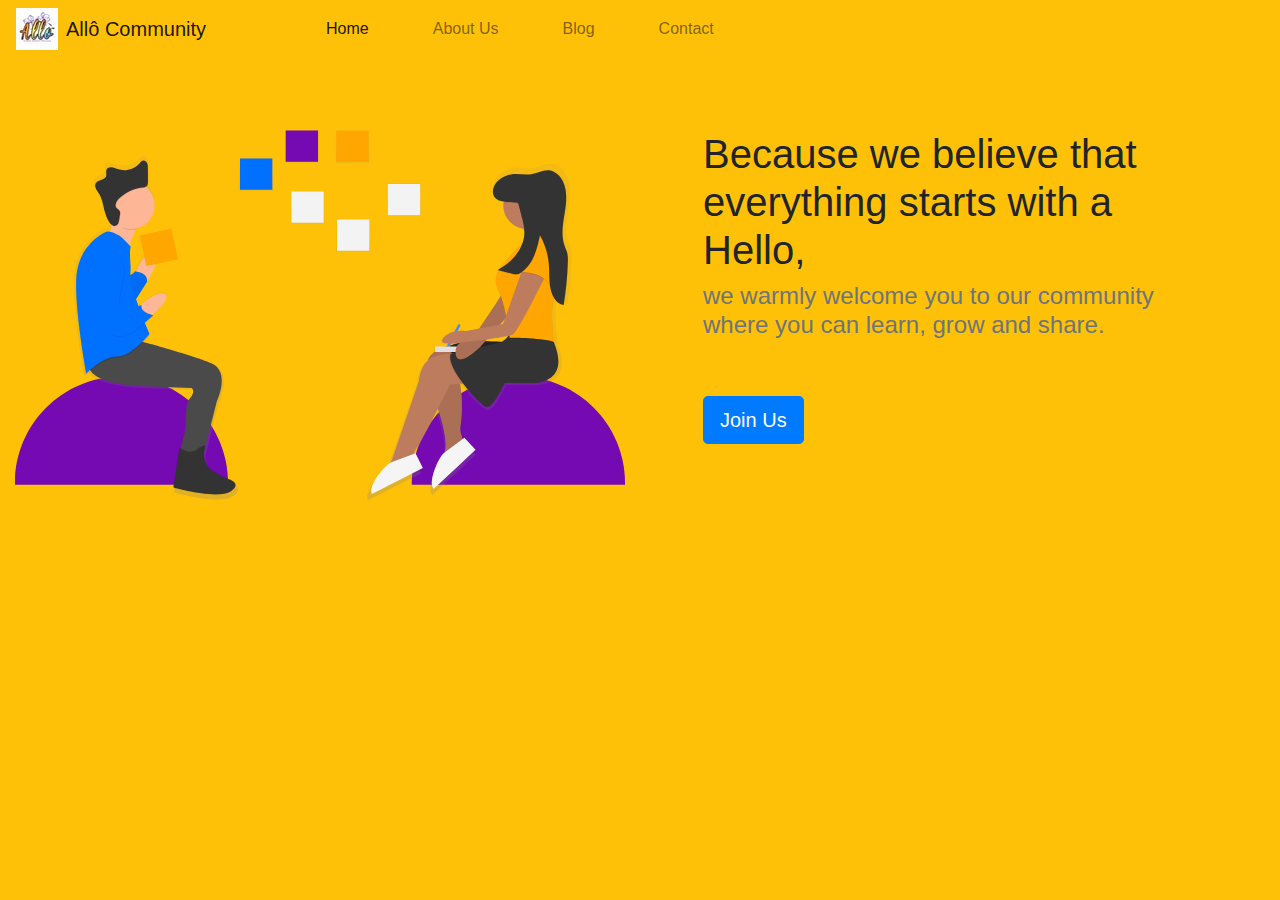
<file: index.html>
<!doctype html>
<html lang="en">
  <head>
    <!-- Required meta tags -->
    <meta charset="utf-8">
    <meta name="viewport" content="width=device-width, initial-scale=1, shrink-to-fit=no">
    <link rel="stylesheet" href="./index.css">
    <!-- Bootstrap CSS -->
    <link rel="stylesheet" href="https://maxcdn.bootstrapcdn.com/bootstrap/4.0.0/css/bootstrap.min.css" integrity="sha384-Gn5384xqQ1aoWXA+058RXPxPg6fy4IWvTNh0E263XmFcJlSAwiGgFAW/dAiS6JXm" crossorigin="anonymous">

    <title>Allô!</title>
  </head>
  <body class="bg-warning"> 
    <!-- Navbar -->
    <nav class="navbar navbar-expand-lg navbar-light">
        <img src="assets/allo.jpeg" class="img-fluid" alt="Responsive image">
        <a class="navbar-brand ml-2" href="#">Allô Community</a>
        <button class="navbar-toggler" type="button" data-toggle="collapse" data-target="#navbarNavAltMarkup" aria-controls="navbarNavAltMarkup" aria-expanded="false" aria-label="Toggle navigation">
          <span class="navbar-toggler-icon"></span>
        </button>
        <div class="collapse navbar-collapse" id="navbarNavAltMarkup">
          <div class="navbar-nav ml-5">
            <a class="nav-item nav-link active ml-5" href="./index.html">Home <span class="sr-only">(current)</span></a>
            <a class="nav-item nav-link ml-5" href="./about.html">About Us</a>
            <a class="nav-item nav-link ml-5" href="./blog.html">Blog</a>
            <a class="nav-item nav-link ml-5" href="./contact.html">Contact</a>
          </div>
        </div>
    </nav>
    <br> <br> <br>
    <div class="container-fluid">
      <div class="row">
        <div class="col-6">
          <img src="assets/mentorbrainstorm.svg" class="img-fluid" alt="Responsive image">
        </div>
        <div class="col-5 ml-5 ">
          <h1>Because we believe that <br> everything starts with a Hello,</h1>
          <h4 class="text-muted">we warmly welcome you to our community where you can learn, grow and share.</h4>
          <br><br>
          <button class="btn btn-primary btn-lg">
            <span class="spinner-grow spinner-grow-sm"></span>
            <a href="./about.html" style="color: white; text-decoration:None">Join Us</a> 
          </button>
        </div>
      </div>
    </div>
    <!-- Optional JavaScript -->
    <!-- jQuery first, then Popper.js, then Bootstrap JS -->
    <script src="https://code.jquery.com/jquery-3.2.1.slim.min.js" integrity="sha384-KJ3o2DKtIkvYIK3UENzmM7KCkRr/rE9/Qpg6aAZGJwFDMVNA/GpGFF93hXpG5KkN" crossorigin="anonymous"></script>
    <script src="https://cdnjs.cloudflare.com/ajax/libs/popper.js/1.12.9/umd/popper.min.js" integrity="sha384-ApNbgh9B+Y1QKtv3Rn7W3mgPxhU9K/ScQsAP7hUibX39j7fakFPskvXusvfa0b4Q" crossorigin="anonymous"></script>
    <script src="https://maxcdn.bootstrapcdn.com/bootstrap/4.0.0/js/bootstrap.min.js" integrity="sha384-JZR6Spejh4U02d8jOt6vLEHfe/JQGiRRSQQxSfFWpi1MquVdAyjUar5+76PVCmYl" crossorigin="anonymous"></script>
  </body>
 
  
</html>
</file>
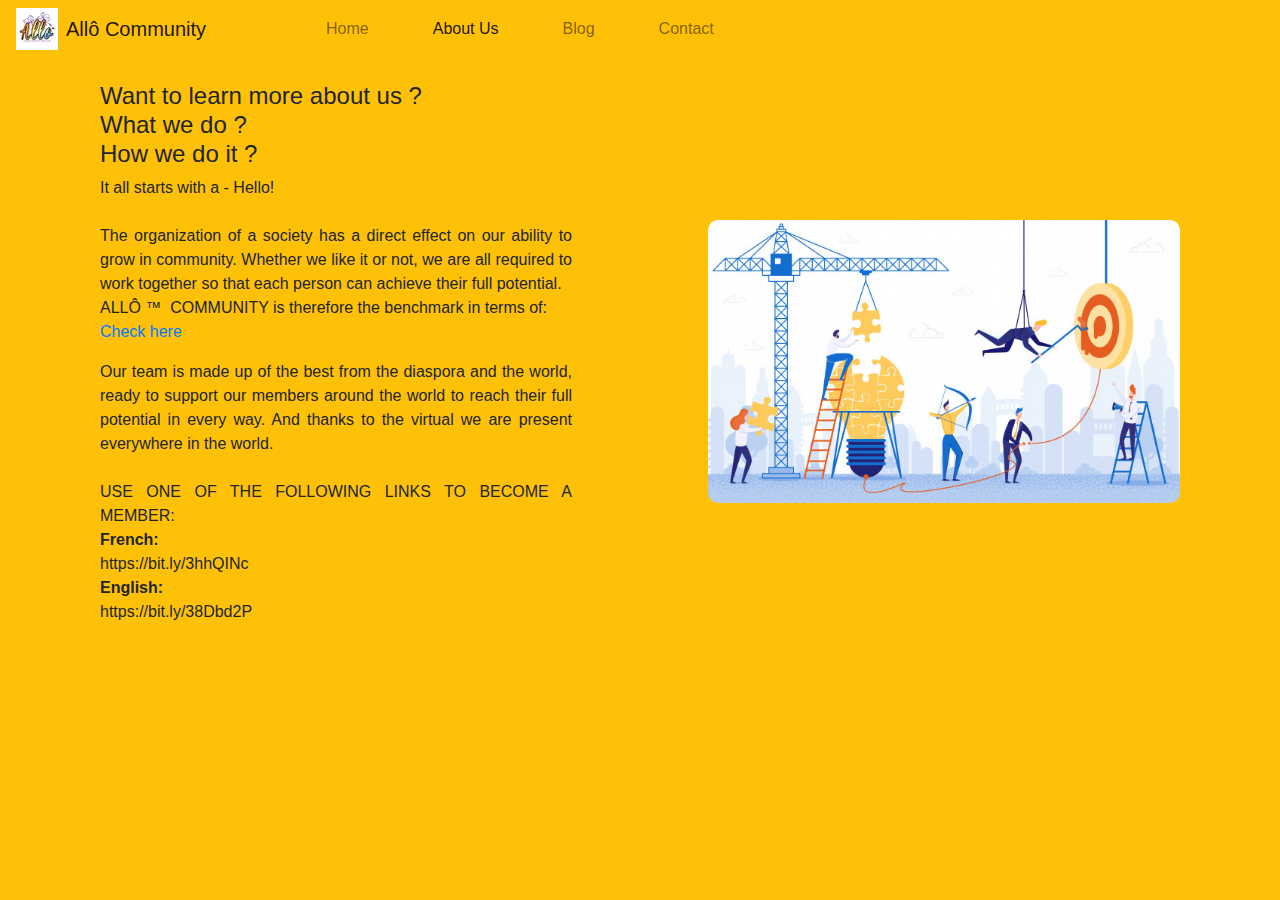
<file: about.html>
<!doctype html>
<html lang="en">
  <head>
    <!-- Required meta tags -->
    <meta charset="utf-8">
    <meta name="viewport" content="width=device-width, initial-scale=1, shrink-to-fit=no">
    <link rel="stylesheet" href="./index.css">
    <!-- Bootstrap CSS -->
    <link rel="stylesheet" href="https://maxcdn.bootstrapcdn.com/bootstrap/4.0.0/css/bootstrap.min.css" integrity="sha384-Gn5384xqQ1aoWXA+058RXPxPg6fy4IWvTNh0E263XmFcJlSAwiGgFAW/dAiS6JXm" crossorigin="anonymous">

    <title>Allô!</title>
  </head>
  <body class="bg-warning"> 
    <!-- Navbar -->
    <nav class="navbar navbar-expand-lg navbar-light">
        <img src="assets/allo.jpeg" class="img-fluid" alt="Responsive image">
        <a class="navbar-brand ml-2" href="#">Allô Community</a>
        <button class="navbar-toggler" type="button" data-toggle="collapse" data-target="#navbarNavAltMarkup" aria-controls="navbarNavAltMarkup" aria-expanded="false" aria-label="Toggle navigation">
          <span class="navbar-toggler-icon"></span>
        </button>
        <div class="collapse navbar-collapse" id="navbarNavAltMarkup">
          <div class="navbar-nav ml-5">
            <a class="nav-item nav-link ml-5" href="./index.html">Home</a>
            <a class="nav-item nav-link active ml-5" href="./about.html">About Us <span class="sr-only">(current)</span></a>
            <a class="nav-item nav-link ml-5" href="./blog.html">Blog</a>
            <a class="nav-item nav-link ml-5" href="./contact.html">Contact</a>
          </div>
        </div>
    </nav> 
    <br>
    <div class="about-container">
      <div class="about-txt">
        <h4>Want to learn more about us ? <br> What we do ? <br> How we do it ?</h4>
        <p>
          It all starts with a - Hello! <br> <br>

          The organization of a society has a direct effect on our ability to grow in community.
          Whether we like it or not, we are all required to work together so that each person can achieve their full potential.
          <br>
          ALLÔ ™ ️ COMMUNITY is therefore the benchmark in terms of: <br>
          <a href="#demo" data-toggle="collapse">Check here</a>

          <div id="demo" class="collapse">
            <li>🌍 Community</li>
            <li>🌍 Personal and professional development</li>
            <li>🌍 Mentoring</li>
            <li>🌍 Group / individual coaching</li>
            <li>🌍 Networking</li>
            <li>🌍 References</li>
            <li>🌍 Entrepreneurship</li>
            <li>🌍 Live events</li>
            <li>🌍 Training</li>
            <li>🌍 Project management</li>
            <li>🌍 Financial management</li>
            <li>🌍 Business analysis</li>
            <li>🌍 Innovation and Digital Transformation</li>
            <li>🌍 Promotions of your business, and much more</li>
          </div>
        
          Our team is made up of the best from the diaspora and the world, ready to support our members around the world to reach their full potential in every way.
          And thanks to the virtual we are present everywhere in the world. <br> <br> 

          USE ONE OF THE FOLLOWING LINKS TO BECOME A MEMBER: <br>
          <strong>French: </strong>  https://bit.ly/3hhQINc <br>
          <strong>English: </strong>  https://bit.ly/38Dbd2P
        </p>
      </div>
      <div class="about-img">
        <img src="./assets/banner-team-work-building-ideas-cartoon-flat_82574-5949.jpg" alt="">
      </div>
    </div>
    
    <!-- Optional JavaScript -->
    <!-- jQuery first, then Popper.js, then Bootstrap JS -->
    <script src="https://code.jquery.com/jquery-3.2.1.slim.min.js" integrity="sha384-KJ3o2DKtIkvYIK3UENzmM7KCkRr/rE9/Qpg6aAZGJwFDMVNA/GpGFF93hXpG5KkN" crossorigin="anonymous"></script>
    <script src="https://cdnjs.cloudflare.com/ajax/libs/popper.js/1.12.9/umd/popper.min.js" integrity="sha384-ApNbgh9B+Y1QKtv3Rn7W3mgPxhU9K/ScQsAP7hUibX39j7fakFPskvXusvfa0b4Q" crossorigin="anonymous"></script>
    <script src="https://maxcdn.bootstrapcdn.com/bootstrap/4.0.0/js/bootstrap.min.js" integrity="sha384-JZR6Spejh4U02d8jOt6vLEHfe/JQGiRRSQQxSfFWpi1MquVdAyjUar5+76PVCmYl" crossorigin="anonymous"></script>
  </body>
</html>
</file>
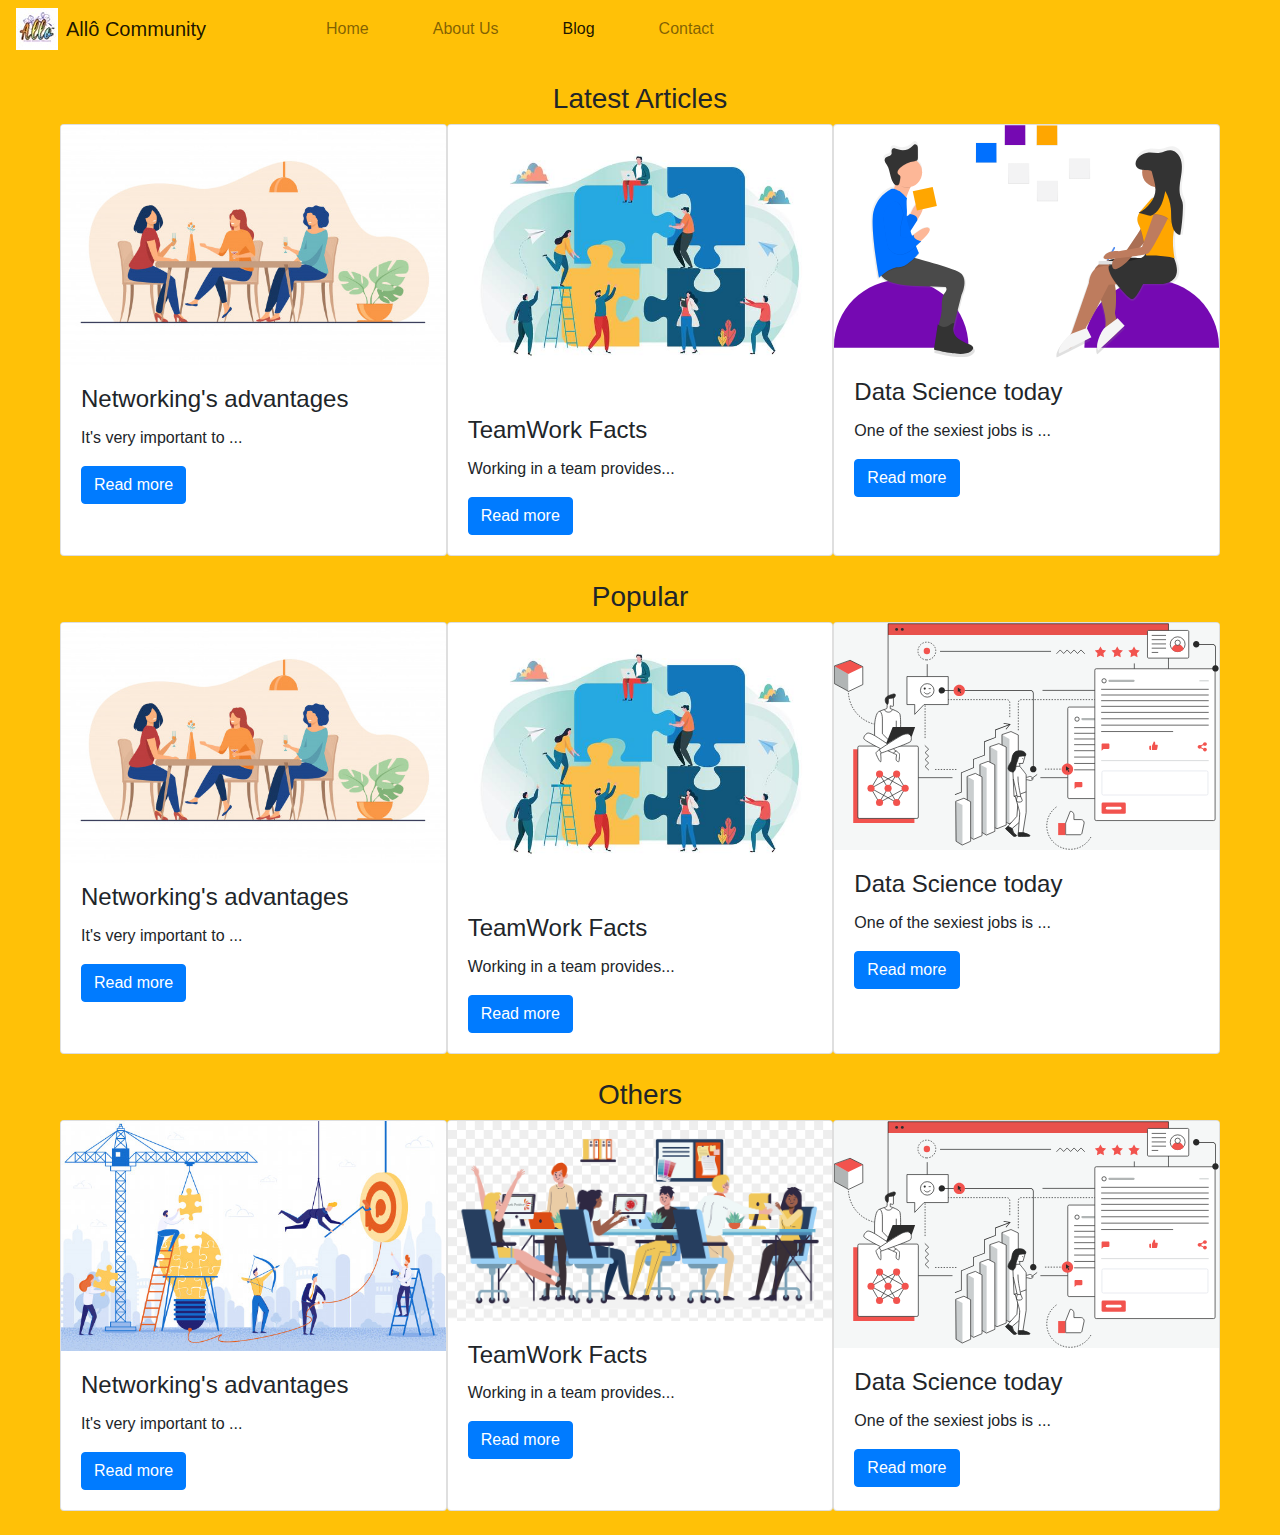
<file: blog.html>
<!doctype html>
<html lang="en">
  <head>
    <!-- Required meta tags -->
    <meta charset="utf-8">
    <meta name="viewport" content="width=device-width, initial-scale=1, shrink-to-fit=no">
    <link rel="stylesheet" href="./index.css">
    <!-- Bootstrap CSS -->
    <link rel="stylesheet" href="https://maxcdn.bootstrapcdn.com/bootstrap/4.0.0/css/bootstrap.min.css" integrity="sha384-Gn5384xqQ1aoWXA+058RXPxPg6fy4IWvTNh0E263XmFcJlSAwiGgFAW/dAiS6JXm" crossorigin="anonymous">

    <title>Allô!</title>
  </head>
  <body class="bg-warning"> 
    <!-- Navbar -->
    <nav class="navbar navbar-expand-lg navbar-light">
        <img src="assets/allo.jpeg" class="img-fluid" alt="Responsive image">
        <a class="navbar-brand ml-2" href="#">Allô Community</a>
        <button class="navbar-toggler" type="button" data-toggle="collapse" data-target="#navbarNavAltMarkup" aria-controls="navbarNavAltMarkup" aria-expanded="false" aria-label="Toggle navigation">
          <span class="navbar-toggler-icon"></span>
        </button>
        <div class="collapse navbar-collapse" id="navbarNavAltMarkup">
          <div class="navbar-nav ml-5">
            <a class="nav-item nav-link ml-5" href="./index.html">Home</a>
            <a class="nav-item nav-link ml-5" href="./about.html">About Us</a>
            <a class="nav-item nav-link active ml-5" href="./blog.html">Blog <span class="sr-only">(current)</span></a>
            <a class="nav-item nav-link ml-5" href="./contact.html">Contact</a>
          </div>
        </div>
    </nav>
    <br>
    <h3 style="text-align: center;">Latest Articles</h3>
      <div class="latest">
        <div class="card" style="width:400px">
          <img class="card-img-top" src="./assets/trois-amies-assis-dans-cafe-au-dejeuner-parler_74855-5295.jpg" alt="Card image">
          <div class="card-body">
            <h4 class="card-title">Networking's advantages</h4>
            <p class="card-text">It's very important to ...</p>
            <a href="#" class="btn btn-primary">Read more</a>
          </div>
        </div>
        <div class="card" style="width:400px">
          <img class="card-img-top" src="./assets/teamwork-successful-together-concept-business-people-holding-the-big-jigsaw-puzzle-piece-flat-cartoon-illustration-vector.jpg" alt="Card image">
          <div class="card-body">
            <h4 class="card-title">TeamWork Facts</h4>
            <p class="card-text">Working in a team provides...</p>
            <a href="#" class="btn btn-primary">Read more</a>
          </div>
        </div>
        <div class="card" style="width:400px">
          <img class="card-img-top" src="./assets/mentorbrainstorm.svg" alt="Card image">
          <div class="card-body">
            <h4 class="card-title">Data Science today</h4>
            <p class="card-text">One of the sexiest jobs is ...</p>
            <a href="#" class="btn btn-primary">Read more</a>
          </div>
        </div>
      </div>
      <br>
    <h3 style="text-align: center;">Popular</h3>
    <div class="latest">
      <div class="card" style="width:400px">
        <img class="card-img-top" src="./assets/trois-amies-assis-dans-cafe-au-dejeuner-parler_74855-5295.jpg" alt="Card image">
        <div class="card-body">
          <h4 class="card-title">Networking's advantages</h4>
          <p class="card-text">It's very important to ...</p>
          <a href="#" class="btn btn-primary">Read more</a>
        </div>
      </div>
      <div class="card" style="width:400px">
        <img class="card-img-top" src="./assets/teamwork-successful-together-concept-business-people-holding-the-big-jigsaw-puzzle-piece-flat-cartoon-illustration-vector.jpg" alt="Card image">
        <div class="card-body">
          <h4 class="card-title">TeamWork Facts</h4>
          <p class="card-text">Working in a team provides...</p>
          <a href="#" class="btn btn-primary">Read more</a>
        </div>
      </div>
      <div class="card" style="width:400px">
        <img class="card-img-top" src="./assets/datahunter-illustration.svg" alt="Card image">
        <div class="card-body">
          <h4 class="card-title">Data Science today</h4>
          <p class="card-text">One of the sexiest jobs is ...</p>
          <a href="#" class="btn btn-primary">Read more</a>
        </div>
      </div>
    </div>
    <br>
    <h3 style="text-align: center;">Others</h3>
    <div class="latest">
      <div class="card" style="width:400px">
        <img class="card-img-top" src="./assets/banner-team-work-building-ideas-cartoon-flat_82574-5949.jpg" alt="Card image">
        <div class="card-body">
          <h4 class="card-title">Networking's advantages</h4>
          <p class="card-text">It's very important to ...</p>
          <a href="#" class="btn btn-primary">Read more</a>
        </div>
      </div>
      <div class="card" style="width:400px">
        <img class="card-img-top" src="./assets/bg.png" alt="Card image">
        <div class="card-body">
          <h4 class="card-title">TeamWork Facts</h4>
          <p class="card-text">Working in a team provides...</p>
          <a href="#" class="btn btn-primary">Read more</a>
        </div>
      </div>
      <div class="card" style="width:400px">
        <img class="card-img-top" src="./assets/datahunter-illustration.svg" alt="Card image">
        <div class="card-body">
          <h4 class="card-title">Data Science today</h4>
          <p class="card-text">One of the sexiest jobs is ...</p>
          <a href="#" class="btn btn-primary">Read more</a>
        </div>
      </div>
    </div>
    <br>
    <!-- Optional JavaScript -->
    <!-- jQuery first, then Popper.js, then Bootstrap JS -->
    <script src="https://code.jquery.com/jquery-3.2.1.slim.min.js" integrity="sha384-KJ3o2DKtIkvYIK3UENzmM7KCkRr/rE9/Qpg6aAZGJwFDMVNA/GpGFF93hXpG5KkN" crossorigin="anonymous"></script>
    <script src="https://cdnjs.cloudflare.com/ajax/libs/popper.js/1.12.9/umd/popper.min.js" integrity="sha384-ApNbgh9B+Y1QKtv3Rn7W3mgPxhU9K/ScQsAP7hUibX39j7fakFPskvXusvfa0b4Q" crossorigin="anonymous"></script>
    <script src="https://maxcdn.bootstrapcdn.com/bootstrap/4.0.0/js/bootstrap.min.js" integrity="sha384-JZR6Spejh4U02d8jOt6vLEHfe/JQGiRRSQQxSfFWpi1MquVdAyjUar5+76PVCmYl" crossorigin="anonymous"></script>
  </body>
</html>
</file>
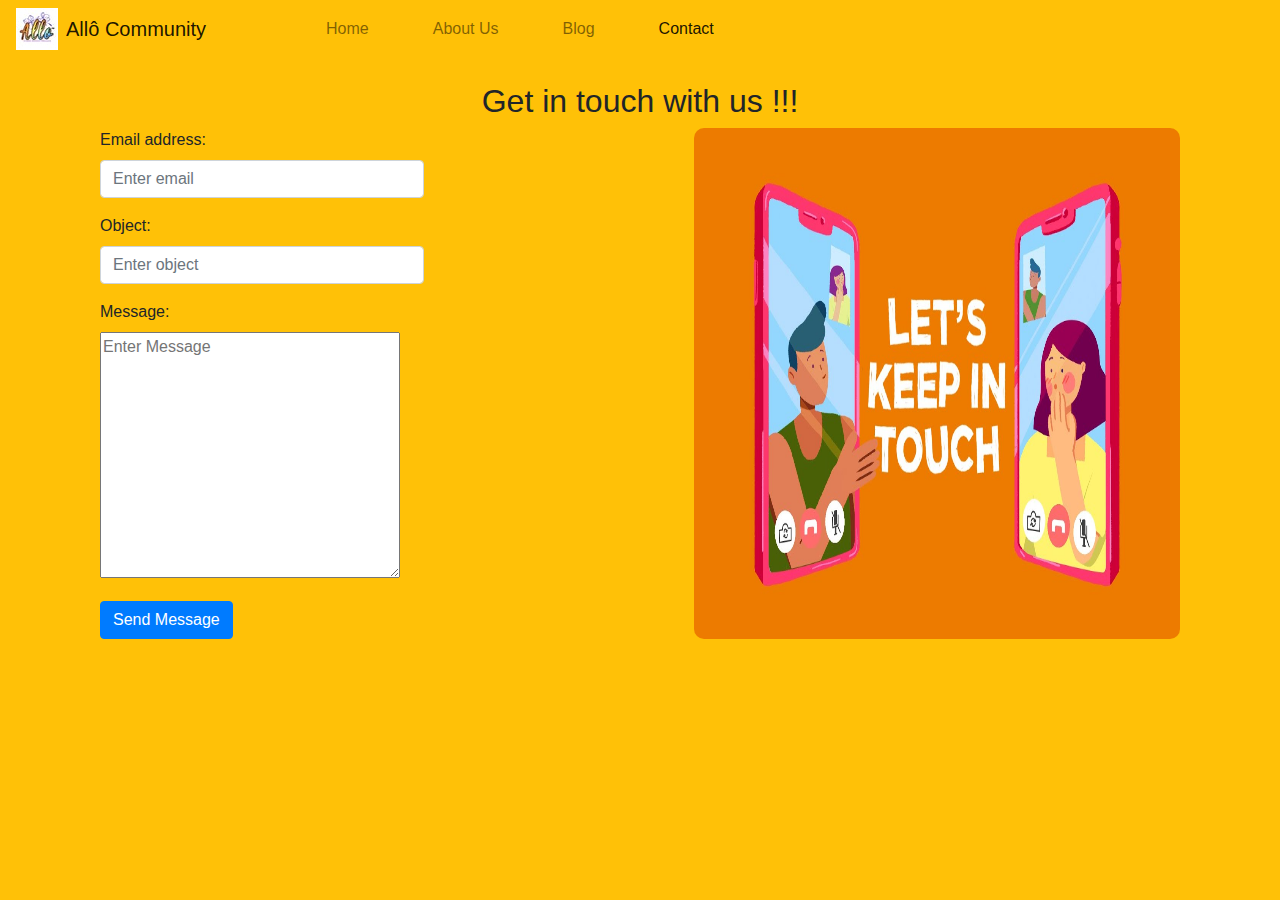
<file: contact.html>
<!doctype html>
<html lang="en">
  <head>
    <!-- Required meta tags -->
    <meta charset="utf-8">
    <meta name="viewport" content="width=device-width, initial-scale=1, shrink-to-fit=no">
    <link rel="stylesheet" href="./index.css">
    <!-- Bootstrap CSS -->
    <link rel="stylesheet" href="https://maxcdn.bootstrapcdn.com/bootstrap/4.0.0/css/bootstrap.min.css" integrity="sha384-Gn5384xqQ1aoWXA+058RXPxPg6fy4IWvTNh0E263XmFcJlSAwiGgFAW/dAiS6JXm" crossorigin="anonymous">

    <title>Allô!</title>
  </head>
  <body class="bg-warning"> 
    <!-- Navbar -->
    <nav class="navbar navbar-expand-lg navbar-light">
        <img src="assets/allo.jpeg" class="img-fluid" alt="Responsive image">
        <a class="navbar-brand ml-2" href="#">Allô Community</a>
        <button class="navbar-toggler" type="button" data-toggle="collapse" data-target="#navbarNavAltMarkup" aria-controls="navbarNavAltMarkup" aria-expanded="false" aria-label="Toggle navigation">
          <span class="navbar-toggler-icon"></span>
        </button>
        <div class="collapse navbar-collapse" id="navbarNavAltMarkup">
          <div class="navbar-nav ml-5">
            <a class="nav-item nav-link ml-5" href="./index.html">Home</a>
            <a class="nav-item nav-link ml-5" href="./about.html">About Us</a>
            <a class="nav-item nav-link ml-5" href="./blog.html">Blog</a>
            <a class="nav-item nav-link active ml-5" href="./contact.html">Contact <span class="sr-only">(current)</span></a>
          </div>
        </div>
    </nav>
    <br>
    <h2 style="text-align: center;">Get in touch with us !!!</h2>
    <div class="contact-container">
      <div class="contact-form">
        <form action="#">
          <div class="form-group">
            <label for="email">Email address:</label>
            <input type="email" class="form-control" placeholder="Enter email" id="email">
          </div>
          <div class="form-group">
            <label for="obj">Object:</label>
            <input type="text" class="form-control" placeholder="Enter object" id="obj">
          </div>
          <div class="form-group">
            <label for="msg">Message:</label> <br>
            <textarea name="msg" id="" cols="30" rows="10" placeholder="Enter Message"></textarea>
          </div>
          
          <button type="submit" class="btn btn-primary">Send Message</button>
        </form>
      </div>
      <div class="contact-img"> 
        <img src="./assets/maxresdefault.jpg" alt="">
      </div>
    </div>
    
    <!-- Optional JavaScript -->
    <!-- jQuery first, then Popper.js, then Bootstrap JS -->
    <script src="https://code.jquery.com/jquery-3.2.1.slim.min.js" integrity="sha384-KJ3o2DKtIkvYIK3UENzmM7KCkRr/rE9/Qpg6aAZGJwFDMVNA/GpGFF93hXpG5KkN" crossorigin="anonymous"></script>
    <script src="https://cdnjs.cloudflare.com/ajax/libs/popper.js/1.12.9/umd/popper.min.js" integrity="sha384-ApNbgh9B+Y1QKtv3Rn7W3mgPxhU9K/ScQsAP7hUibX39j7fakFPskvXusvfa0b4Q" crossorigin="anonymous"></script>
    <script src="https://maxcdn.bootstrapcdn.com/bootstrap/4.0.0/js/bootstrap.min.js" integrity="sha384-JZR6Spejh4U02d8jOt6vLEHfe/JQGiRRSQQxSfFWpi1MquVdAyjUar5+76PVCmYl" crossorigin="anonymous"></script>
  </body>
</html>
</file>
<file: index.css>
body {
    background-color: rgb(77, 41, 110);
}
.about-container {
    margin-left: 100px;
    display: flex;
    justify-content: space-between;
    align-items: center;
}
.about-txt {
    display: flex;
    flex-direction: column;
    width: 40%;
    text-align: justify;
    list-style-type: none;
}

.about-img {
    display: flex;
    width: 40%;
    margin-right: 100px;
}
.about-img img {
    width: 100%;
    height: 100%;
    border-radius: 10px;
    background: transparent;
}
.latest {
    display: flex;
    justify-content: space-between;
    margin-left: 60px;
    margin-right: 60px;
}
.contact-container {
    display: flex;
    justify-content: space-between;
    margin-right: 100px;
    margin-left: 100px;
}
.contact-img {
    width: 45%;
}
.contact-img img {
    border-radius: 10px;
    width: 100%;
    height: 100%;
}
.contact-form {
    width: 30%;
}
</file>
